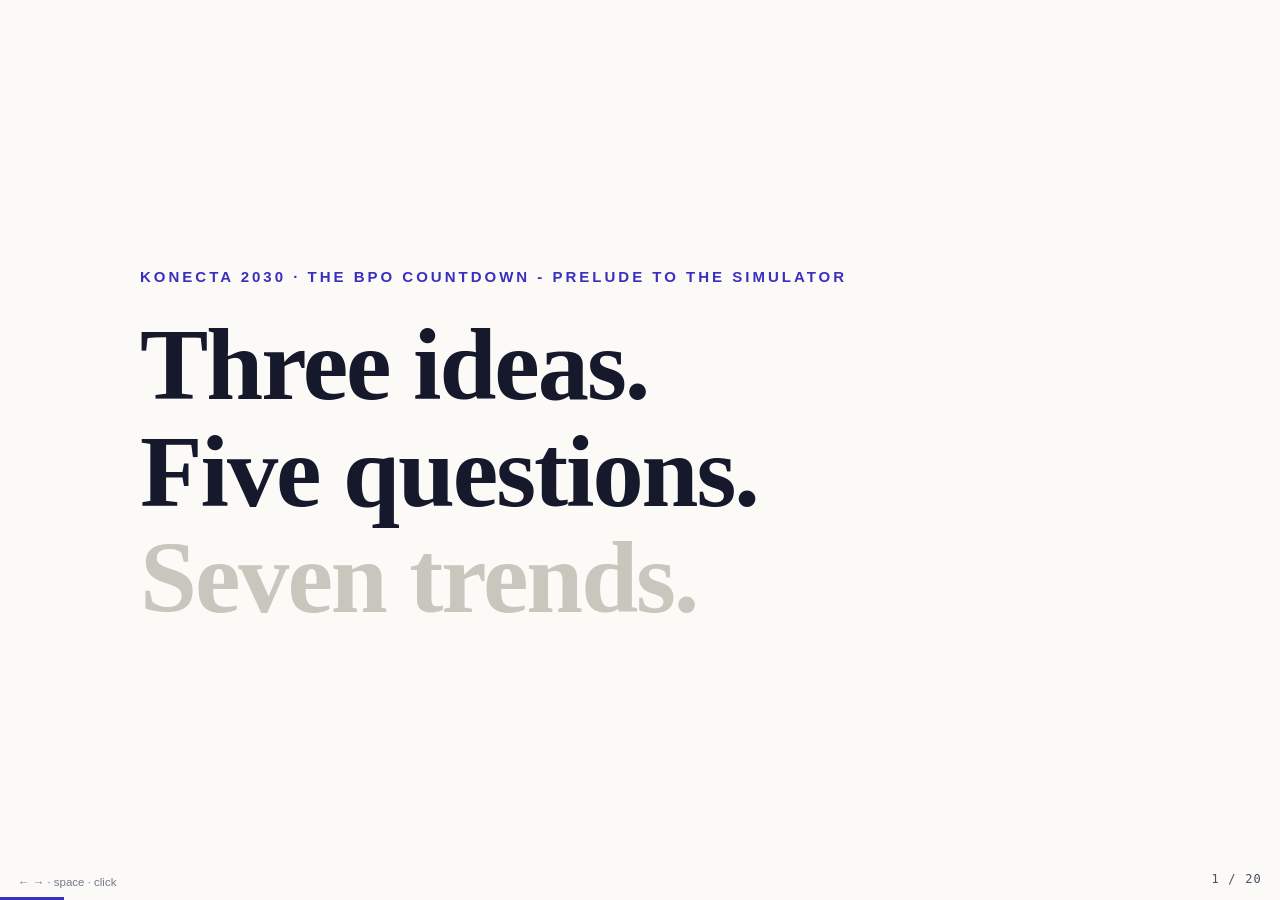
<file: 357.html>
<!DOCTYPE html>
<html lang="en">
<head>
<meta charset="utf-8">
<meta name="viewport" content="width=device-width, initial-scale=1">
<meta name="robots" content="noindex">
<title>3 · 5 · 7 - Konecta 2030</title>
<style>
:root {
  --tinta: #16182b; --tinta-suave: #4a4e69; --papel: #fbfaf7;
  --linea: #e3e1da; --indigo: #3b2fbf; --indigo-suave: #eceafd;
  --coral: #e0472e; --verde: #1d7a4f;
  --serif: Charter, Georgia, 'Times New Roman', serif;
  --sans: -apple-system, BlinkMacSystemFont, 'Segoe UI', Roboto, sans-serif;
  --mono: 'SF Mono', SFMono-Regular, Menlo, Consolas, monospace;
}
* { margin: 0; padding: 0; box-sizing: border-box; }
html, body { height: 100%; }
body {
  font-family: var(--serif); background: var(--papel); color: var(--tinta);
  overflow: hidden; cursor: pointer; user-select: none;
}
.slide {
  position: absolute; inset: 0; display: none;
  align-items: center; justify-content: center; padding: 6vh 8vw;
}
.slide.on { display: flex; animation: entra .35s ease; }
@keyframes entra { from { opacity: 0; transform: translateY(10px); } to { opacity: 1; transform: none; } }
.inner { max-width: 1000px; width: 100%; }

.kicker {
  font-family: var(--sans); font-size: clamp(12px, 1.3vw, 15px); text-transform: uppercase;
  letter-spacing: .2em; color: var(--indigo); margin-bottom: 3vh; font-weight: 700;
}
.gigante { font-size: clamp(44px, 8vw, 110px); line-height: 1.04; letter-spacing: -.02em; }
.statement { font-size: clamp(28px, 4vw, 52px); line-height: 1.28; letter-spacing: -.012em; }
.statement em { font-style: italic; }
.statement strong, .gigante strong { color: var(--indigo); }
.sub {
  font-family: var(--sans); font-size: clamp(15px, 1.8vw, 20px); color: var(--tinta-suave);
  margin-top: 4vh; line-height: 1.55;
}
.sub strong { color: var(--tinta); }
.redflag {
  font-family: var(--sans); font-size: clamp(15px, 1.8vw, 20px); color: var(--coral);
  margin-top: 4vh; line-height: 1.5;
}
.numarca {
  font-family: var(--mono); font-size: clamp(14px, 1.5vw, 17px); color: var(--indigo);
  letter-spacing: .18em; margin-bottom: 2.5vh;
}
.divisor .gigante { color: var(--tinta); }
.divisor .resto { font-family: var(--sans); font-size: clamp(14px, 1.6vw, 18px); color: var(--tinta-suave); margin-top: 3vh; letter-spacing: .04em; }

/* Cover & handoff */
.portada .gigante span { display: block; }
.portada .gigante .dim { color: #c9c7bd; }
.handoff { background: var(--tinta); color: #fff; cursor: default; }
.handoff .statement { color: #fff; font-size: clamp(26px, 3.6vw, 46px); }
.btn {
  display: inline-block; font: 700 clamp(16px, 1.8vw, 20px) var(--sans); color: #fff;
  text-decoration: none; background: var(--indigo); padding: 16px 30px; border-radius: 999px;
  margin-top: 5vh; cursor: pointer;
}
.btn:hover { background: #4f42e0; }

/* HUD */
#hud {
  position: fixed; left: 0; right: 0; bottom: 0; z-index: 10; pointer-events: none;
}
#barra { height: 3px; background: var(--indigo); width: 0%; transition: width .25s ease; }
#pag {
  position: fixed; bottom: 14px; right: 18px; font: 500 12px var(--mono);
  color: var(--tinta-suave); letter-spacing: .1em;
}
.handoff ~ #hud #pag, body.dark #pag { color: #8f93b8; }
#hint {
  position: fixed; bottom: 12px; left: 18px; font: 500 11.5px var(--sans);
  color: var(--tinta-suave); opacity: .75;
}
</style>
</head>
<body>

<!-- 1 · COVER -->
<section class="slide portada on"><div class="inner">
  <div class="kicker">Konecta 2030 · The BPO Countdown - prelude to the simulator</div>
  <h1 class="gigante"><span>Three ideas.</span><span>Five questions.</span><span class="dim">Seven trends.</span></h1>
</div></section>

<!-- 2 · DIVIDER IDEAS -->
<section class="slide divisor"><div class="inner">
  <h1 class="gigante">Three ideas.</h1>
  <div class="resto">The three sentences to take home.</div>
</div></section>

<!-- 3-5 · IDEAS -->
<section class="slide"><div class="inner">
  <div class="numarca">IDEA 1 / 3</div>
  <p class="statement">The unit of this business is changing. For twenty years the industry sold <em>hours of people</em>;
  the market is starting to buy <em>resolved outcomes</em>.</p>
  <p class="sub">What is being redistributed is not technology - it is <strong>pricing power</strong>.
  Whoever prices the new unit defines the new market.</p>
</div></section>

<section class="slide"><div class="inner">
  <div class="numarca">IDEA 2 / 3</div>
  <p class="statement"><strong>Capability is not deployed reality.</strong> The models can already do far more
  than enterprises actually run in production.</p>
  <p class="sub">Everything valuable in the next four years happens inside that gap -
  and that gap is exactly <strong>the width of the window</strong>.</p>
</div></section>

<section class="slide"><div class="inner">
  <div class="numarca">IDEA 3 / 3</div>
  <p class="statement">The scarce asset is not intelligence - it is <strong>the right to operate it</strong>.</p>
  <p class="sub">AI answers are heading toward free; owning the risk, the compliance and the trust is not.
  The business that survives sells <strong>accountability, with AI inside</strong>.</p>
</div></section>

<!-- 6 · DIVIDER QUESTIONS -->
<section class="slide divisor"><div class="inner">
  <h1 class="gigante">Five questions.</h1>
  <div class="resto">Only this committee can answer them. We leave them written - each with where to look.</div>
</div></section>

<!-- 7-11 · QUESTIONS -->
<section class="slide"><div class="inner">
  <div class="numarca">QUESTION 1 / 5 · PRICING</div>
  <p class="statement">In your next six renewals, who sets the price of an automated interaction -
  you, or the client's procurement?</p>
  <p class="sub"><strong>Where to look:</strong> per-resolution clauses and savings-sharing demands in the 2026-27 renewal pipeline.</p>
</div></section>

<section class="slide"><div class="inner">
  <div class="numarca">QUESTION 2 / 5 · CLIENTS</div>
  <p class="statement">Which of your top-10 clients already has an internal conversational-AI team -
  and what will they still need you for in 2028?</p>
  <p class="sub"><strong>Where to look:</strong> client job postings, QBR agendas, volumes quietly moving to self-service.</p>
</div></section>

<section class="slide"><div class="inner">
  <div class="numarca">QUESTION 3 / 5 · PLATFORMS</div>
  <p class="statement">When agents ship inside the licenses your clients already pay for,
  what exactly do they still buy from Konecta?</p>
  <p class="sub"><strong>Where to look:</strong> the share of contracts where Konecta owns orchestration and data - not just the labor.</p>
</div></section>

<section class="slide"><div class="inner">
  <div class="numarca">QUESTION 4 / 5 · PEOPLE</div>
  <p class="statement">Can natural attrition outrun the transition - and what happens to the people who stay,
  handling only the hardest interactions?</p>
  <p class="sub"><strong>Where to look:</strong> monthly attrition vs. the required reduction rate; pay, status and burnout in escalation teams.</p>
</div></section>

<section class="slide"><div class="inner">
  <div class="numarca">QUESTION 5 / 5 · KOLIBRI</div>
  <p class="statement">Is it a tool or a business - and would you sell it to someone who competes
  with your own operations?</p>
  <p class="sub"><strong>Where to look:</strong> the "Sell" pipeline, and whether Kolibri has a price list by Q1 2027.</p>
</div></section>

<!-- 12 · DIVIDER TRENDS -->
<section class="slide divisor"><div class="inner">
  <h1 class="gigante">Seven trends.</h1>
  <div class="resto">Nobody controls them. Each one carries an observable red flag - when you see it, the report tells you what to do.</div>
</div></section>

<!-- 13-19 · TRENDS -->
<section class="slide"><div class="inner">
  <div class="numarca">TREND 1 / 7</div>
  <p class="statement">Outcome pricing goes <strong>mainstream</strong>.</p>
  <p class="sub">$1.25 per resolution is already public.</p>
  <p class="redflag"><strong>Red flag:</strong> a top-10 client RFP admits per-resolution bids only.</p>
</div></section>

<section class="slide"><div class="inner">
  <div class="numarca">TREND 2 / 7</div>
  <p class="statement">Voice is getting <strong>solved</strong>.</p>
  <p class="sub">&lt;300ms latency, natural interruptions, any accent.</p>
  <p class="redflag"><strong>Red flag:</strong> a voice agent runs 1M+ retention calls/month at NPS parity.</p>
</div></section>

<section class="slide"><div class="inner">
  <div class="numarca">TREND 3 / 7</div>
  <p class="statement">Computer use dissolves the <strong>integration moat</strong>.</p>
  <p class="sub">AI clicks through AS400/Citrix like a human - no APIs, no migration project.</p>
  <p class="redflag"><strong>Red flag:</strong> a client deploys agents on legacy systems with no integration project.</p>
</div></section>

<section class="slide"><div class="inner">
  <div class="numarca">TREND 4 / 7</div>
  <p class="statement">Platforms bundle agents as <strong>loss leaders</strong>.</p>
  <p class="sub">40% license discounts already seen.</p>
  <p class="redflag"><strong>Red flag:</strong> automated interactions arrive "free" inside a major CCaaS renewal.</p>
</div></section>

<section class="slide"><div class="inner">
  <div class="numarca">TREND 5 / 7</div>
  <p class="statement">Customers start sending <strong>their own agents</strong>.</p>
  <p class="sub">The contact center goes machine-to-machine.</p>
  <p class="redflag"><strong>Red flag:</strong> &gt;2% of inbound identified as synthetic callers.</p>
</div></section>

<section class="slide"><div class="inner">
  <div class="numarca">TREND 6 / 7</div>
  <p class="statement">Regulation hardens into a <strong>moat</strong>.</p>
  <p class="sub">AI Act, right-to-a-human, ISO 42001 in tenders.</p>
  <p class="redflag"><strong>Red flag:</strong> the first Tier-1 RFP disqualifies non-certified vendors.</p>
</div></section>

<section class="slide"><div class="inner">
  <div class="numarca">TREND 7 / 7</div>
  <p class="statement">The human premium becomes a <strong>product</strong>.</p>
  <p class="sub">Klarna re-hired; paid human tiers are coming.</p>
  <p class="redflag"><strong>Red flag:</strong> a major brand charges extra for guaranteed human service.</p>
</div></section>

<!-- 20 · HANDOFF -->
<section class="slide handoff"><div class="inner">
  <p class="statement">Three ideas to argue with.<br>Five questions only this committee can answer.<br>
  Seven trends nobody controls.<br><br><strong style="color:#fff">They collide in one place.</strong></p>
  <a class="btn" id="btn-sim" href="index.html#simulador">Open the simulator →</a>
</div></section>

<div id="hud"><div id="barra"></div></div>
<div id="pag">1 / 20</div>
<div id="hint">← → · space · click</div>

<script>
(function () {
  const slides = Array.from(document.querySelectorAll('.slide'));
  let i = 0;
  function ir(n) {
    i = Math.max(0, Math.min(slides.length - 1, n));
    slides.forEach((s, k) => s.classList.toggle('on', k === i));
    document.getElementById('barra').style.width = ((i + 1) / slides.length * 100) + '%';
    document.getElementById('pag').textContent = (i + 1) + ' / ' + slides.length;
    document.getElementById('pag').style.color = slides[i].classList.contains('handoff') ? '#8f93b8' : '';
    location.hash = i + 1;
  }
  document.addEventListener('keydown', e => {
    if (['ArrowRight', ' ', 'PageDown', 'Enter'].includes(e.key)) { e.preventDefault(); ir(i + 1); }
    else if (['ArrowLeft', 'PageUp'].includes(e.key)) { e.preventDefault(); ir(i - 1); }
    else if (e.key === 'Home') ir(0);
    else if (e.key === 'End') ir(slides.length - 1);
  });
  document.addEventListener('click', e => {
    if (e.target.closest('a')) return;           // the CTA navigates, never advances
    ir(e.clientX < window.innerWidth * 0.2 ? i - 1 : i + 1);
  });
  // deep link: 357.html#12 opens slide 12
  const h = parseInt(location.hash.slice(1), 10);
  ir(isNaN(h) ? 0 : h - 1);
})();
</script>
</body>
</html>
</file>
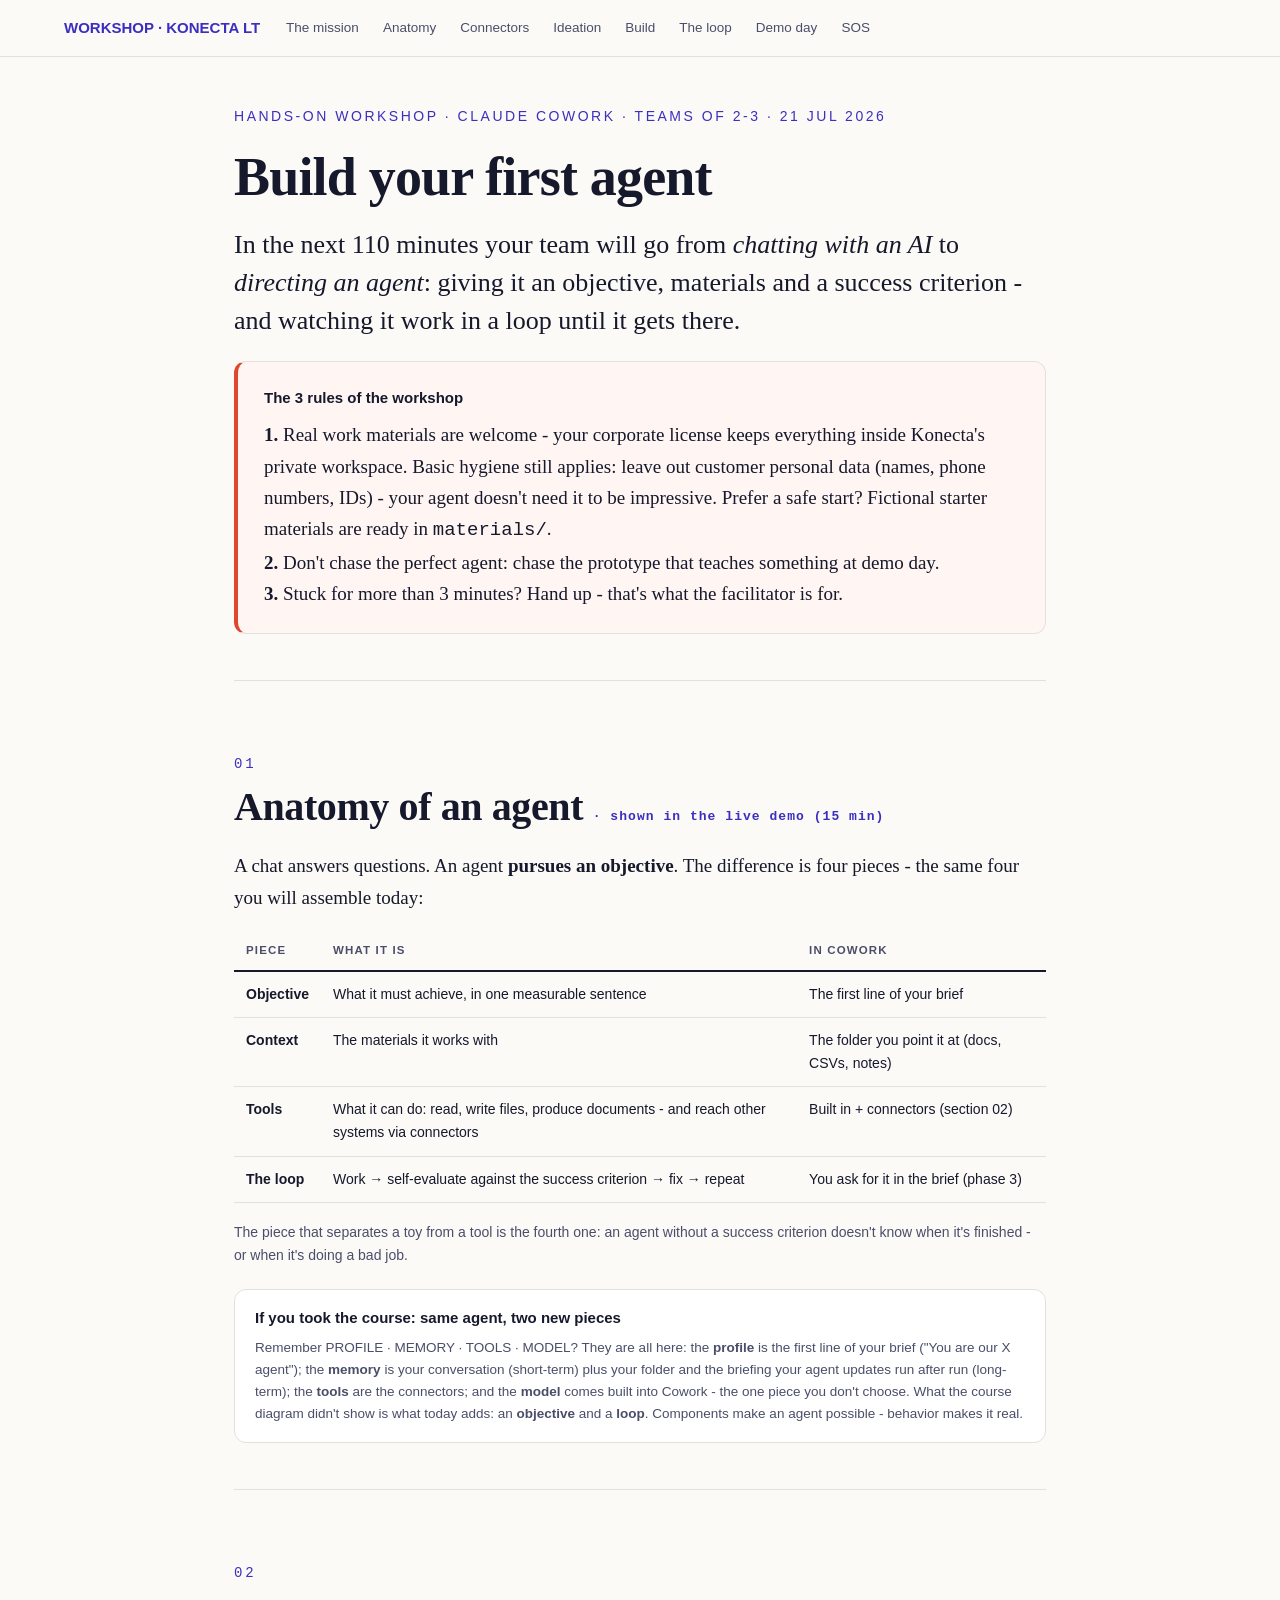
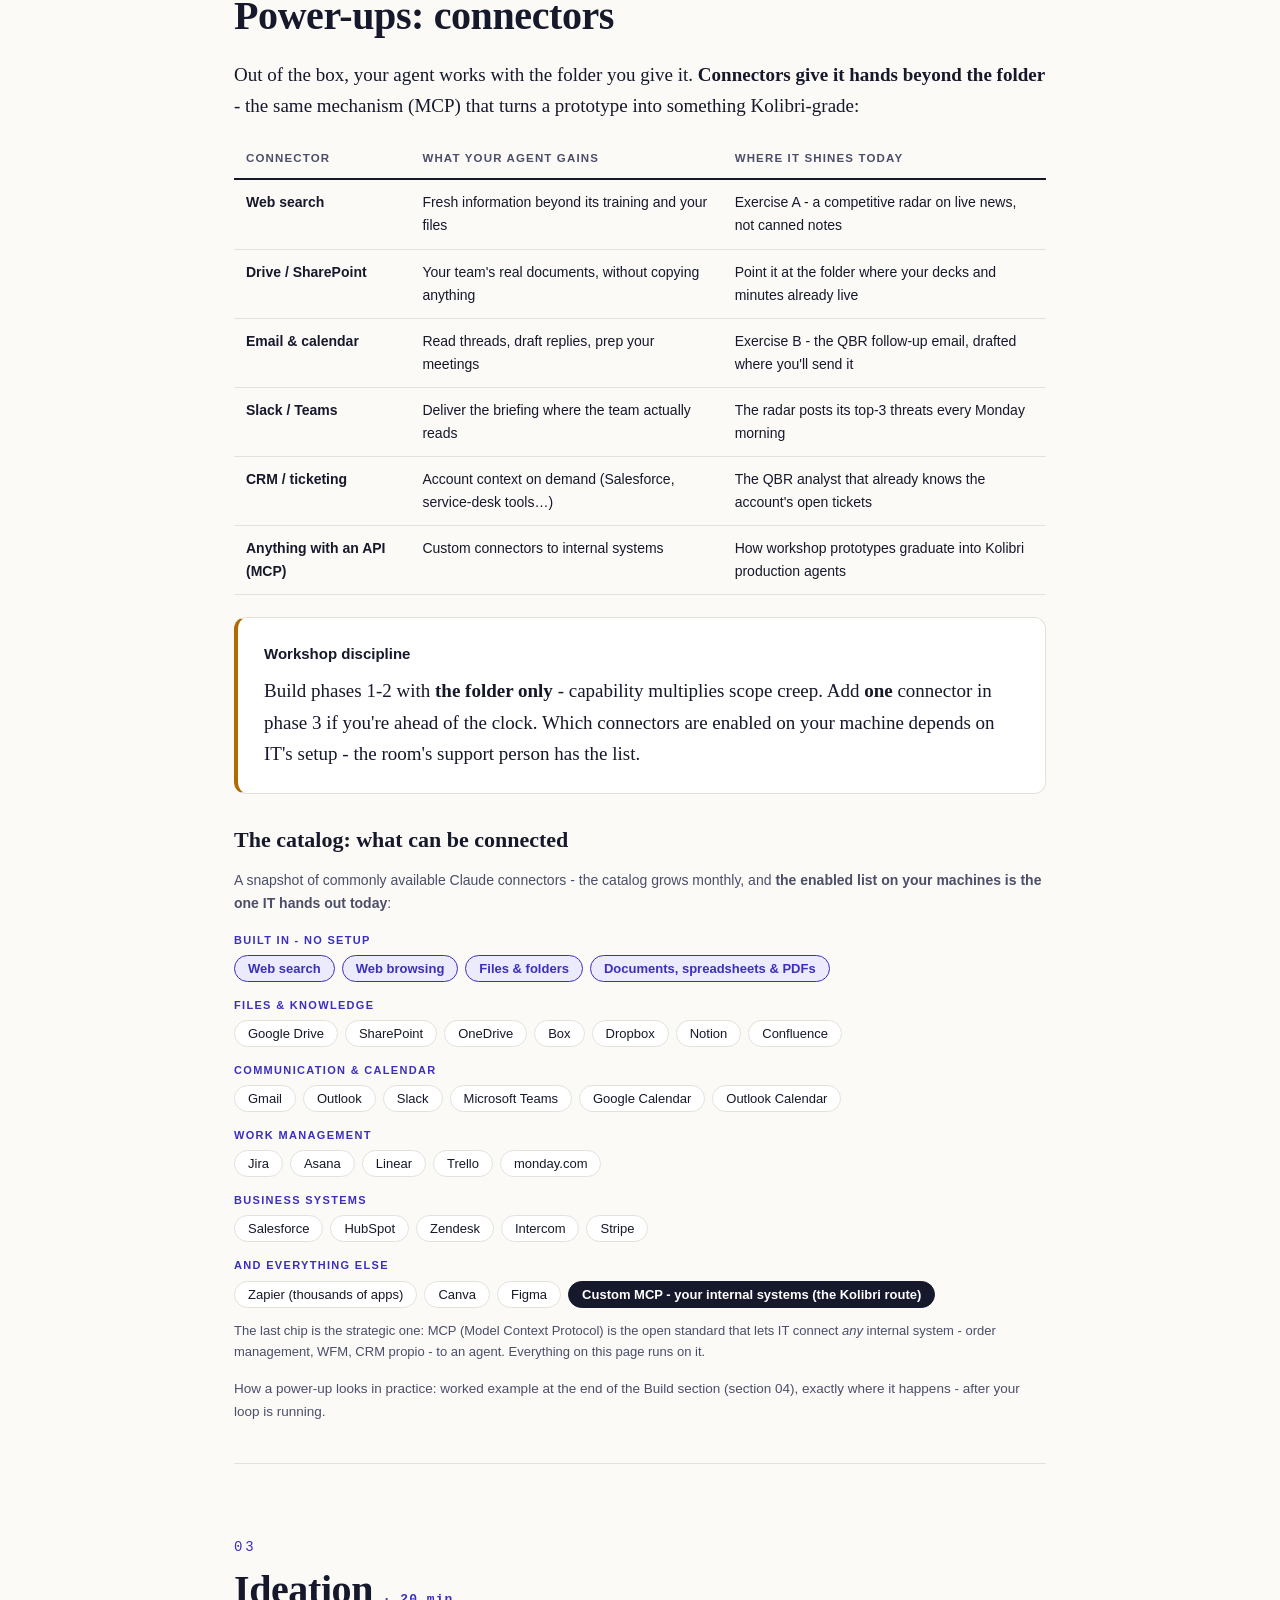
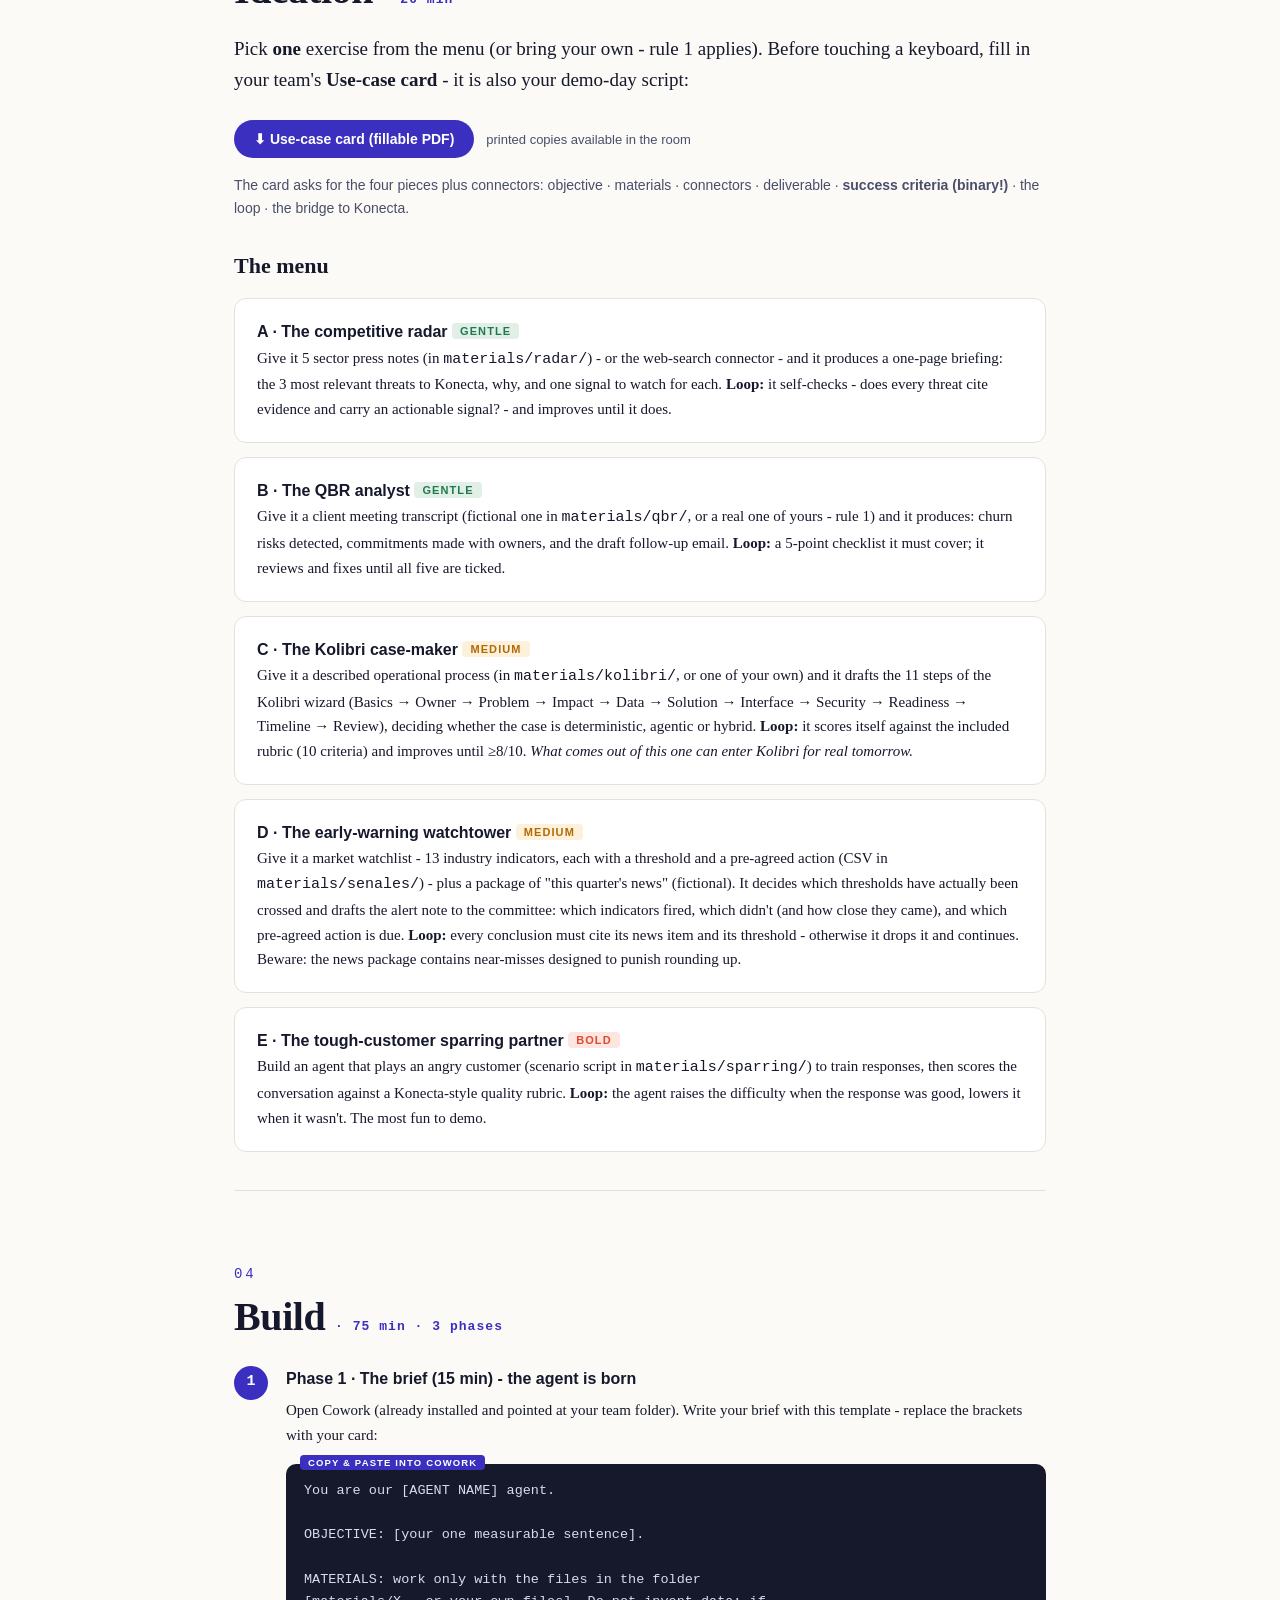
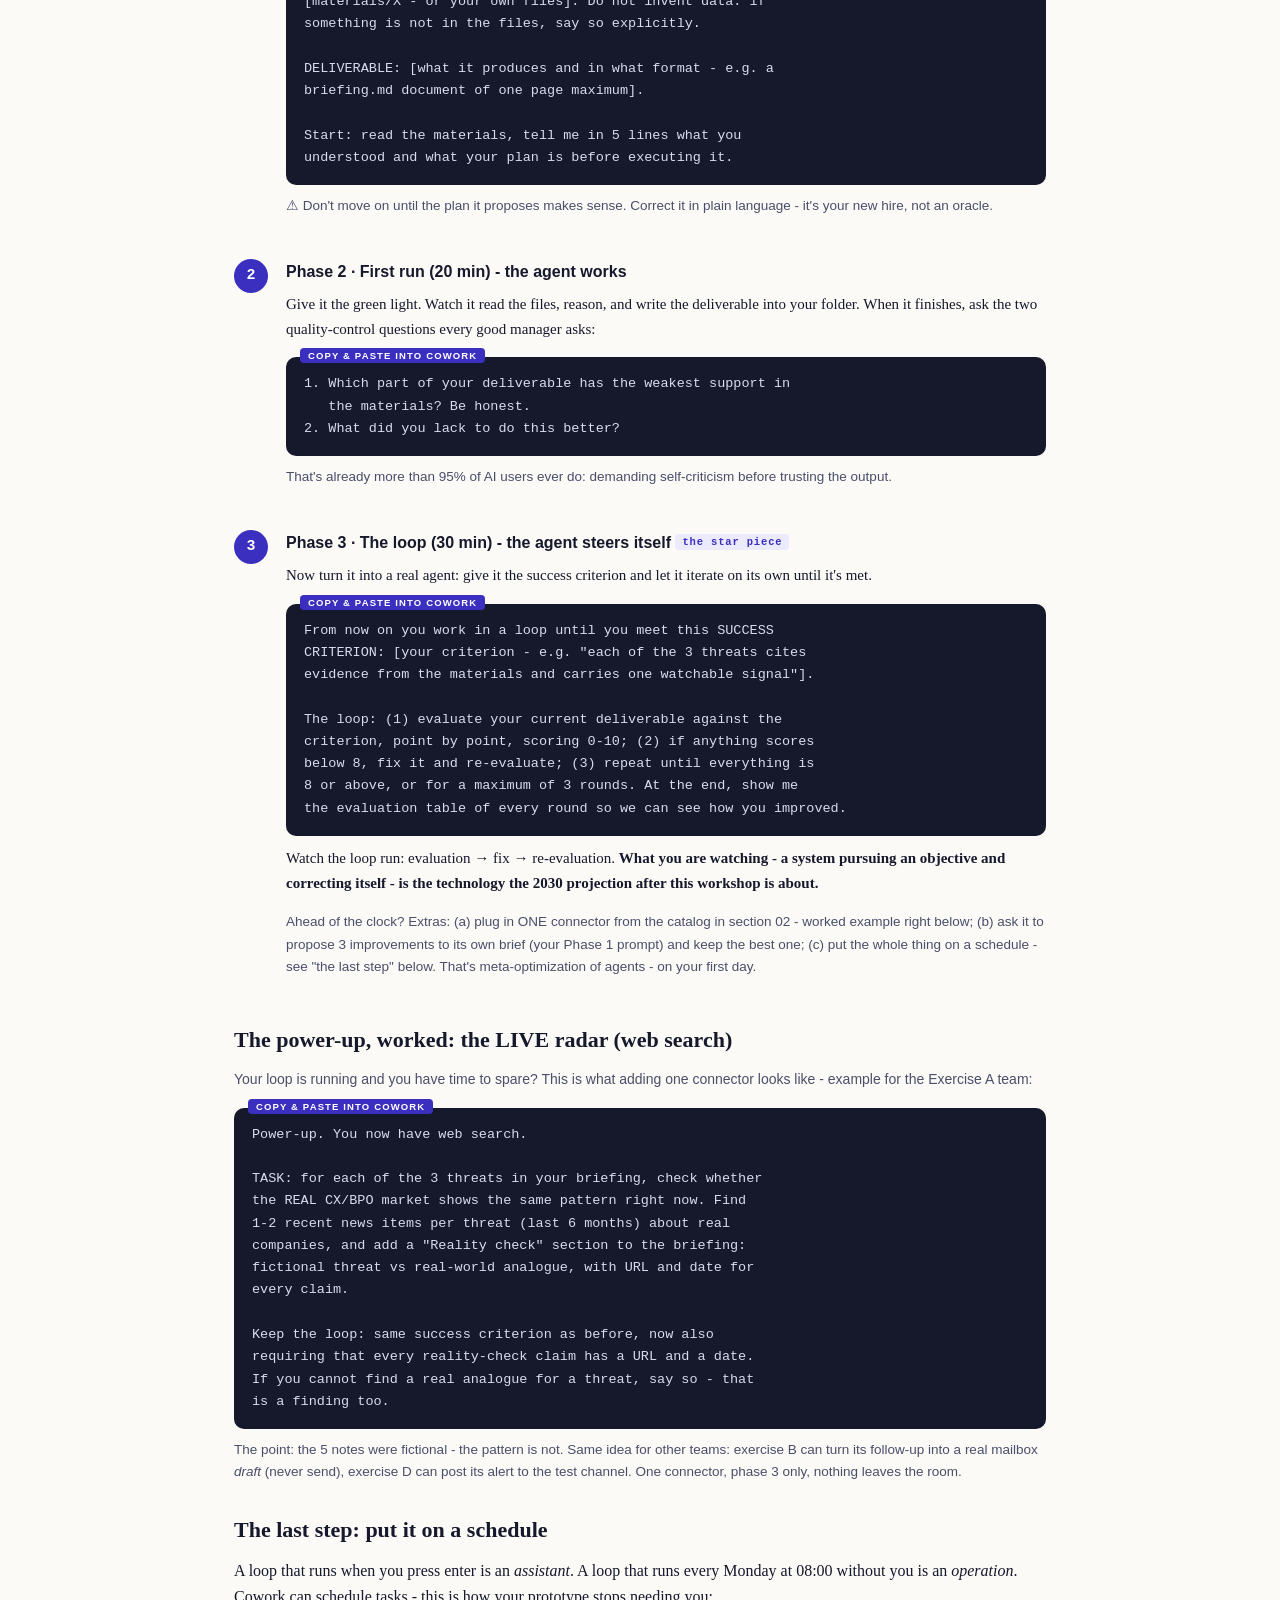
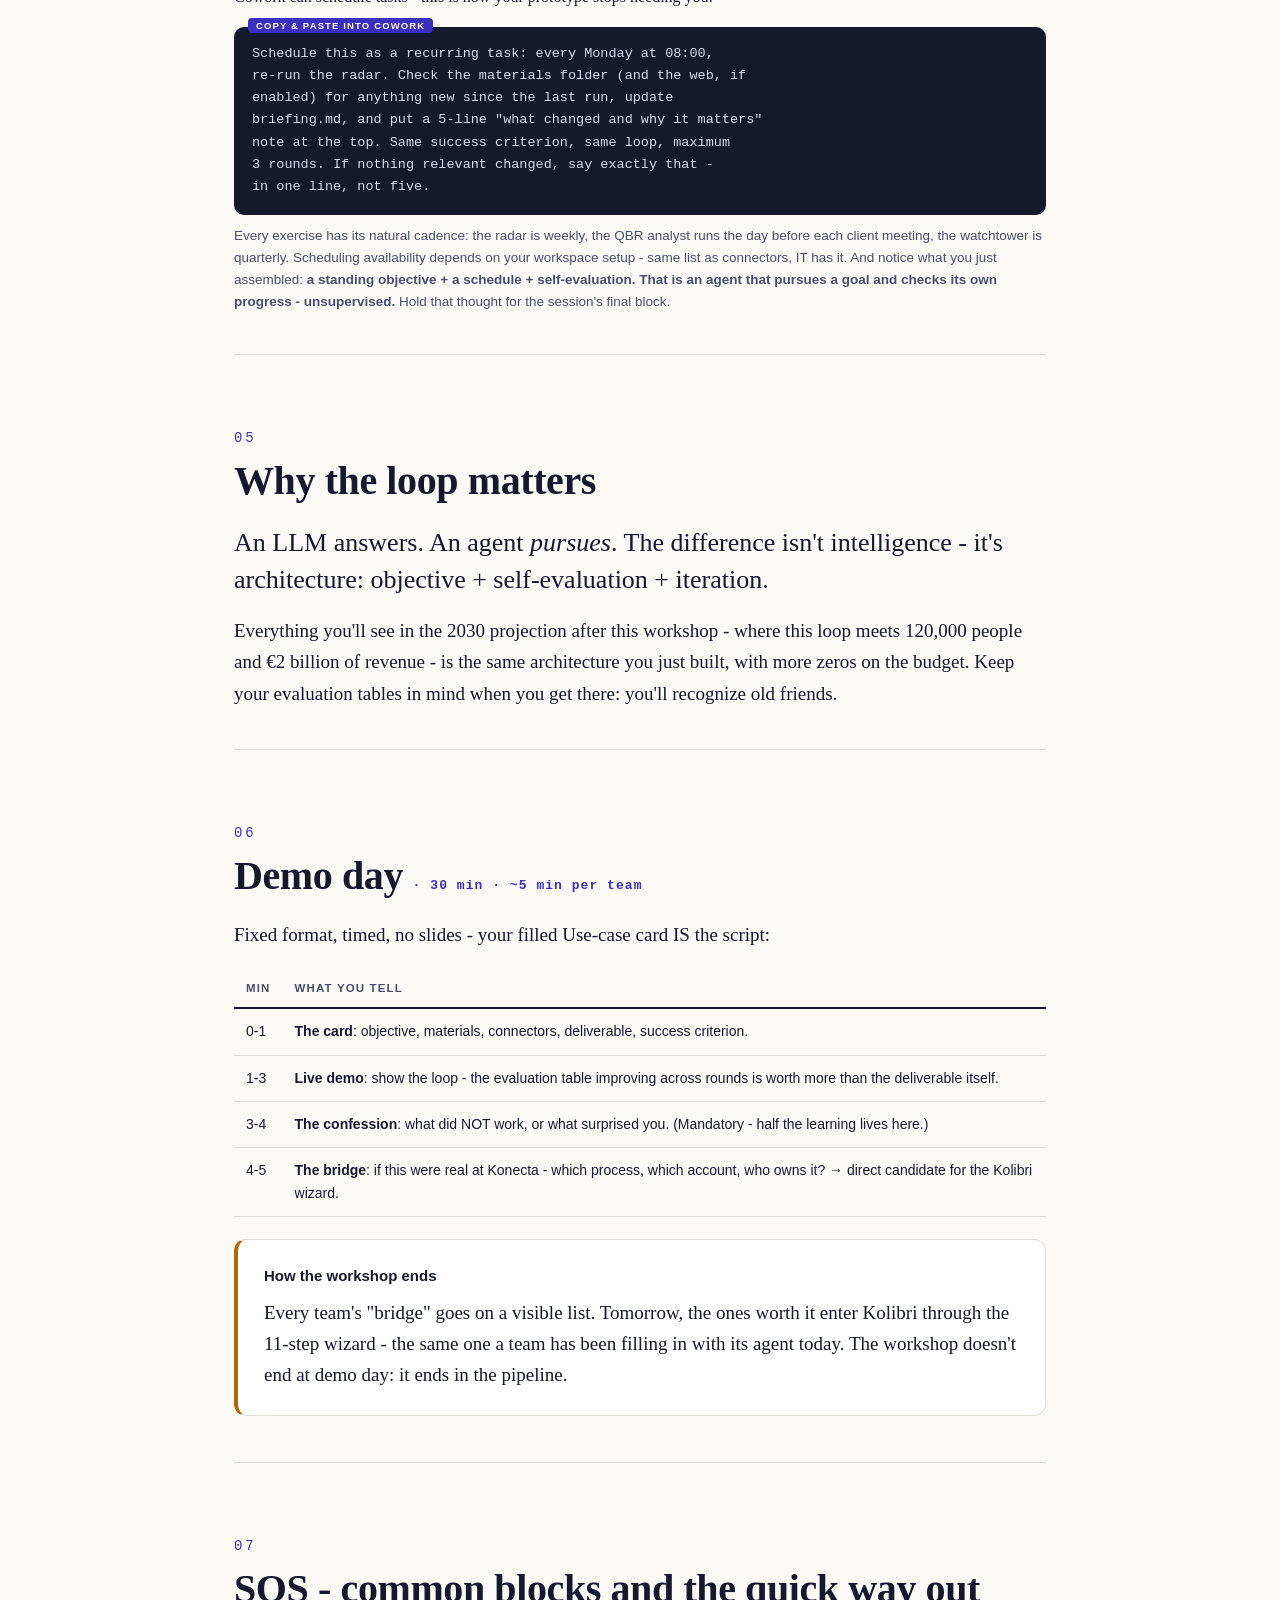
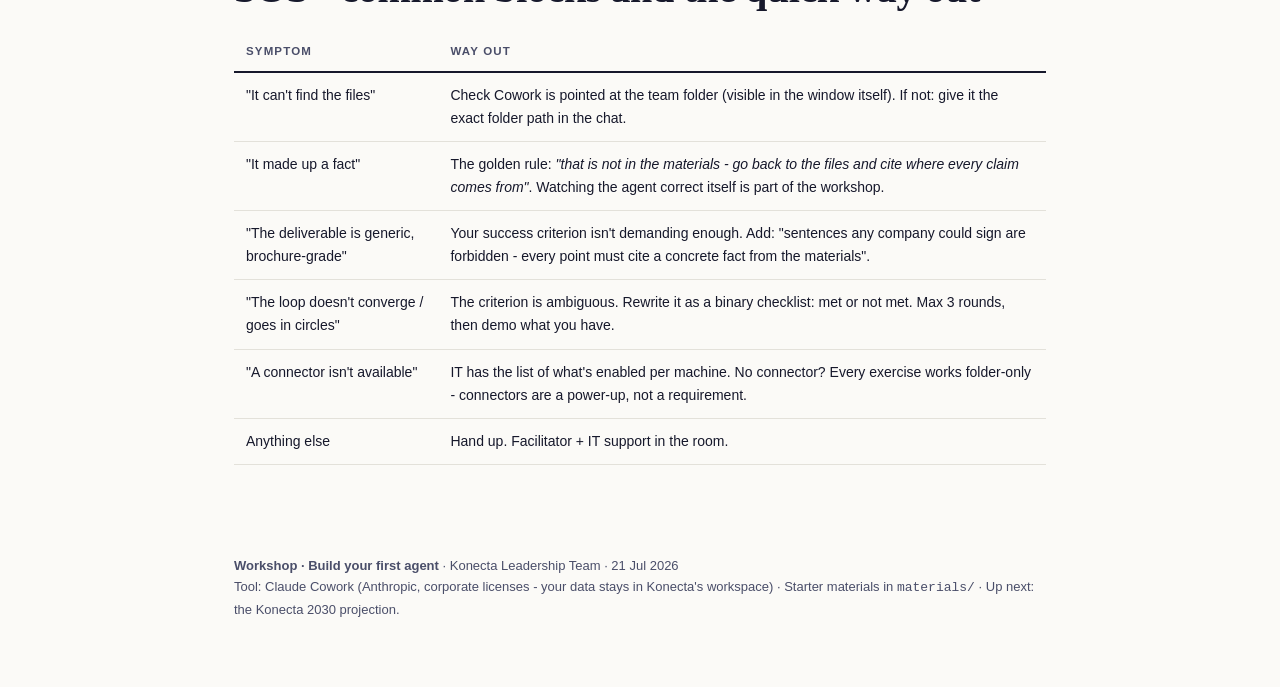
<file: taller.html>
<!DOCTYPE html>
<html lang="en">
<head>
<meta charset="utf-8">
<meta name="viewport" content="width=device-width, initial-scale=1">
<meta name="robots" content="noindex">
<title>Workshop · Build your first agent - Konecta LT</title>
<link rel="stylesheet" href="assets/style.css">
<style>
.paso { display: flex; gap: 18px; margin: 26px 0; }
.paso .pn {
  font-family: var(--mono); background: var(--indigo); color: #fff; border-radius: 50%;
  width: 34px; height: 34px; min-width: 34px; display: flex; align-items: center; justify-content: center;
  font-size: 15px; font-weight: 700;
}
.paso h4 { font-family: var(--sans); font-size: 16px; margin-bottom: 6px; }
.prompt-box {
  background: var(--tinta); color: #d8dbef; border-radius: 10px; padding: 16px 18px;
  font: 13.5px/1.65 var(--mono); margin: 10px 0; white-space: pre-wrap; position: relative;
}
.prompt-box::before {
  content: 'COPY & PASTE INTO COWORK'; position: absolute; top: -9px; left: 14px;
  font: 700 9.5px var(--sans); letter-spacing: .12em; background: var(--indigo);
  color: #fff; padding: 2px 8px; border-radius: 4px;
}
.ej { border: 1px solid var(--linea); border-radius: 12px; padding: 20px 22px; margin: 14px 0; background: var(--papel-alto); }
.ej h4 { font-family: var(--sans); font-size: 16px; }
.ej .dif { font-family: var(--sans); font-size: 11px; letter-spacing: .1em; text-transform: uppercase; padding: 2px 8px; border-radius: 4px; vertical-align: 2px; }
.d1 { background: #e2efe7; color: var(--verde); } .d2 { background: #fdf1dc; color: var(--ambar); } .d3 { background: #fde5e0; color: var(--coral); }
.regla { border-left: 4px solid var(--coral); background: #fff6f4; }
.tiempo { font-family: var(--mono); color: var(--indigo); font-size: 13px; letter-spacing: .08em; }
.btncard {
  display: inline-block; font: 700 14px var(--sans); color: #fff; text-decoration: none;
  background: var(--indigo); padding: 11px 20px; border-radius: 999px; margin-top: 8px;
}
.btncard:hover { background: #4f42e0; }
.cat357 { margin: 14px 0 4px; font-family: var(--sans); }
.cat357 .cname {
  font-size: 11px; letter-spacing: .12em; text-transform: uppercase; color: var(--indigo);
  font-weight: 700; margin-bottom: 6px;
}
.chips { display: flex; flex-wrap: wrap; gap: 7px; }
.chip {
  font: 500 13px var(--sans); background: var(--papel-alto); border: 1px solid var(--linea);
  border-radius: 999px; padding: 5px 13px; color: var(--tinta);
}
.chip.builtin { background: var(--indigo-suave); border-color: var(--indigo); color: var(--indigo); font-weight: 700; }
.chip.mcp { background: var(--tinta); border-color: var(--tinta); color: #fff; font-weight: 700; }
</style>
</head>
<body>

<nav>
  <div class="nav-inner">
    <span class="nav-brand">WORKSHOP · KONECTA LT</span>
    <a href="#mision">The mission</a>
    <a href="#anatomia">Anatomy</a>
    <a href="#conectores">Connectors</a>
    <a href="#ideacion">Ideation</a>
    <a href="#construccion">Build</a>
    <a href="#loop">The loop</a>
    <a href="#demo-day">Demo day</a>
    <a href="#sos">SOS</a>
  </div>
</nav>

<main>
<section id="mision" style="padding-top:48px">
  <div class="kicker">Hands-on workshop · Claude Cowork · teams of 2-3 · 21 Jul 2026</div>
  <h1 style="font-size:clamp(34px,5vw,54px)">Build your first agent</h1>
  <p class="destacado" style="margin-top:20px">In the next 110 minutes your team will go from
  <em>chatting with an AI</em> to <em>directing an agent</em>: giving it an objective, materials and a success
  criterion - and watching it work in a loop until it gets there.</p>
  <div class="caja regla">
    <h4>The 3 rules of the workshop</h4>
    <p style="margin:0"><strong>1.</strong> Real work materials are welcome - your corporate license keeps everything inside Konecta's private workspace.
    Basic hygiene still applies: leave out customer personal data (names, phone numbers, IDs) - your agent doesn't need it to be impressive.
    Prefer a safe start? Fictional starter materials are ready in <code>materials/</code>.<br>
    <strong>2.</strong> Don't chase the perfect agent: chase the prototype that teaches something at demo day.<br>
    <strong>3.</strong> Stuck for more than 3 minutes? Hand up - that's what the facilitator is for.</p>
  </div>
</section>

<section id="anatomia">
  <span class="num">01</span>
  <h2>Anatomy of an agent <span class="tiempo">· shown in the live demo (15 min)</span></h2>
  <p>A chat answers questions. An agent <strong>pursues an objective</strong>. The difference is four pieces -
  the same four you will assemble today:</p>
  <table>
    <thead><tr><th>Piece</th><th>What it is</th><th>In Cowork</th></tr></thead>
    <tbody>
      <tr><td><strong>Objective</strong></td><td>What it must achieve, in one measurable sentence</td><td>The first line of your brief</td></tr>
      <tr><td><strong>Context</strong></td><td>The materials it works with</td><td>The folder you point it at (docs, CSVs, notes)</td></tr>
      <tr><td><strong>Tools</strong></td><td>What it can do: read, write files, produce documents - and reach other systems via connectors</td><td>Built in + connectors (section 02)</td></tr>
      <tr><td><strong>The loop</strong></td><td>Work → self-evaluate against the success criterion → fix → repeat</td><td>You ask for it in the brief (phase 3)</td></tr>
    </tbody>
  </table>
  <p class="suave" style="font-family:var(--sans);font-size:14px">The piece that separates a toy from a tool is the fourth one:
  an agent without a success criterion doesn't know when it's finished - or when it's doing a bad job.</p>
  <div class="caja" style="padding:16px 20px">
    <h4 style="margin-bottom:6px">If you took the course: same agent, two new pieces</h4>
    <p class="suave" style="font-family:var(--sans);font-size:13.5px;margin:0">Remember PROFILE · MEMORY · TOOLS · MODEL?
    They are all here: the <strong>profile</strong> is the first line of your brief ("You are our X agent"); the <strong>memory</strong> is your
    conversation (short-term) plus your folder and the briefing your agent updates run after run (long-term); the <strong>tools</strong> are the
    connectors; and the <strong>model</strong> comes built into Cowork - the one piece you don't choose. What the course diagram didn't show
    is what today adds: an <strong>objective</strong> and a <strong>loop</strong>. Components make an agent possible - behavior makes it real.</p>
  </div>
</section>

<section id="conectores">
  <span class="num">02</span>
  <h2>Power-ups: connectors</h2>
  <p>Out of the box, your agent works with the folder you give it. <strong>Connectors give it hands beyond the folder</strong> -
  the same mechanism (MCP) that turns a prototype into something Kolibri-grade:</p>
  <table>
    <thead><tr><th>Connector</th><th>What your agent gains</th><th>Where it shines today</th></tr></thead>
    <tbody>
      <tr><td><strong>Web search</strong></td><td>Fresh information beyond its training and your files</td><td>Exercise A - a competitive radar on live news, not canned notes</td></tr>
      <tr><td><strong>Drive / SharePoint</strong></td><td>Your team's real documents, without copying anything</td><td>Point it at the folder where your decks and minutes already live</td></tr>
      <tr><td><strong>Email &amp; calendar</strong></td><td>Read threads, draft replies, prep your meetings</td><td>Exercise B - the QBR follow-up email, drafted where you'll send it</td></tr>
      <tr><td><strong>Slack / Teams</strong></td><td>Deliver the briefing where the team actually reads</td><td>The radar posts its top-3 threats every Monday morning</td></tr>
      <tr><td><strong>CRM / ticketing</strong></td><td>Account context on demand (Salesforce, service-desk tools…)</td><td>The QBR analyst that already knows the account's open tickets</td></tr>
      <tr><td><strong>Anything with an API (MCP)</strong></td><td>Custom connectors to internal systems</td><td>How workshop prototypes graduate into Kolibri production agents</td></tr>
    </tbody>
  </table>
  <div class="caja nota"><h4>Workshop discipline</h4>
  <p style="margin:0">Build phases 1-2 with <strong>the folder only</strong> - capability multiplies scope creep.
  Add <strong>one</strong> connector in phase 3 if you're ahead of the clock. Which connectors are enabled on your
  machine depends on IT's setup - the room's support person has the list.</p></div>

  <h3>The catalog: what can be connected</h3>
  <p class="suave" style="font-family:var(--sans);font-size:14px">A snapshot of commonly available Claude connectors - the catalog grows monthly,
  and <strong>the enabled list on your machines is the one IT hands out today</strong>:</p>
  <div class="cat357"><div class="cname">Built in - no setup</div>
    <div class="chips"><span class="chip builtin">Web search</span><span class="chip builtin">Web browsing</span><span class="chip builtin">Files &amp; folders</span><span class="chip builtin">Documents, spreadsheets &amp; PDFs</span></div></div>
  <div class="cat357"><div class="cname">Files &amp; knowledge</div>
    <div class="chips"><span class="chip">Google Drive</span><span class="chip">SharePoint</span><span class="chip">OneDrive</span><span class="chip">Box</span><span class="chip">Dropbox</span><span class="chip">Notion</span><span class="chip">Confluence</span></div></div>
  <div class="cat357"><div class="cname">Communication &amp; calendar</div>
    <div class="chips"><span class="chip">Gmail</span><span class="chip">Outlook</span><span class="chip">Slack</span><span class="chip">Microsoft Teams</span><span class="chip">Google Calendar</span><span class="chip">Outlook Calendar</span></div></div>
  <div class="cat357"><div class="cname">Work management</div>
    <div class="chips"><span class="chip">Jira</span><span class="chip">Asana</span><span class="chip">Linear</span><span class="chip">Trello</span><span class="chip">monday.com</span></div></div>
  <div class="cat357"><div class="cname">Business systems</div>
    <div class="chips"><span class="chip">Salesforce</span><span class="chip">HubSpot</span><span class="chip">Zendesk</span><span class="chip">Intercom</span><span class="chip">Stripe</span></div></div>
  <div class="cat357"><div class="cname">And everything else</div>
    <div class="chips"><span class="chip">Zapier (thousands of apps)</span><span class="chip">Canva</span><span class="chip">Figma</span><span class="chip mcp">Custom MCP - your internal systems (the Kolibri route)</span></div></div>
  <p class="suave" style="font-family:var(--sans);font-size:13px;margin-top:12px">The last chip is the strategic one: MCP (Model Context Protocol) is the open standard
  that lets IT connect <em>any</em> internal system - order management, WFM, CRM propio - to an agent. Everything on this page runs on it.</p>

  <p class="suave" style="font-family:var(--sans);font-size:13.5px">How a power-up looks in practice: worked example at the end of the Build section (section 04),
  exactly where it happens - after your loop is running.</p>
</section>

<section id="ideacion">
  <span class="num">03</span>
  <h2>Ideation <span class="tiempo">· 20 min</span></h2>
  <p>Pick <strong>one</strong> exercise from the menu (or bring your own - rule 1 applies). Before touching a keyboard,
  fill in your team's <strong>Use-case card</strong> - it is also your demo-day script:</p>
  <p><a class="btncard" href="taller/use-case-card.pdf" target="_blank">⬇ Use-case card (fillable PDF)</a>
  <span class="suave" style="font-family:var(--sans);font-size:13px">&nbsp; printed copies available in the room</span></p>
  <p class="suave" style="font-family:var(--sans);font-size:14px">The card asks for the four pieces plus connectors:
  objective · materials · connectors · deliverable · <strong>success criteria (binary!)</strong> · the loop · the bridge to Konecta.</p>

  <h3>The menu</h3>
  <div class="ej"><h4>A · The competitive radar <span class="dif d1">Gentle</span></h4>
    <p style="font-size:15px;margin:0">Give it 5 sector press notes (in <code>materials/radar/</code>) - or the web-search connector - and it produces a one-page briefing:
    the 3 most relevant threats to Konecta, why, and one signal to watch for each. <strong>Loop:</strong> it self-checks - does every threat cite evidence and carry an actionable signal? - and improves until it does.</p></div>
  <div class="ej"><h4>B · The QBR analyst <span class="dif d1">Gentle</span></h4>
    <p style="font-size:15px;margin:0">Give it a client meeting transcript (fictional one in <code>materials/qbr/</code>, or a real one of yours - rule 1) and it produces: churn risks detected,
    commitments made with owners, and the draft follow-up email. <strong>Loop:</strong> a 5-point checklist it must cover; it reviews and fixes until all five are ticked.</p></div>
  <div class="ej"><h4>C · The Kolibri case-maker <span class="dif d2">Medium</span></h4>
    <p style="font-size:15px;margin:0">Give it a described operational process (in <code>materials/kolibri/</code>, or one of your own) and it drafts the 11 steps of the Kolibri wizard
    (Basics → Owner → Problem → Impact → Data → Solution → Interface → Security → Readiness → Timeline → Review), deciding whether the case is deterministic, agentic or hybrid.
    <strong>Loop:</strong> it scores itself against the included rubric (10 criteria) and improves until ≥8/10. <em>What comes out of this one can enter Kolibri for real tomorrow.</em></p></div>
  <div class="ej"><h4>D · The early-warning watchtower <span class="dif d2">Medium</span></h4>
    <p style="font-size:15px;margin:0">Give it a market watchlist - 13 industry indicators, each with a threshold and a pre-agreed action (CSV in <code>materials/senales/</code>) -
    plus a package of "this quarter's news" (fictional). It decides which thresholds have actually been crossed and drafts the alert note to the committee:
    which indicators fired, which didn't (and how close they came), and which pre-agreed action is due. <strong>Loop:</strong> every conclusion must cite its news item and its
    threshold - otherwise it drops it and continues. Beware: the news package contains near-misses designed to punish rounding up.</p></div>
  <div class="ej"><h4>E · The tough-customer sparring partner <span class="dif d3">Bold</span></h4>
    <p style="font-size:15px;margin:0">Build an agent that plays an angry customer (scenario script in <code>materials/sparring/</code>) to train responses,
    then scores the conversation against a Konecta-style quality rubric. <strong>Loop:</strong> the agent raises the difficulty when the response was good, lowers it when it wasn't. The most fun to demo.</p></div>
</section>

<section id="construccion">
  <span class="num">04</span>
  <h2>Build <span class="tiempo">· 75 min · 3 phases</span></h2>

  <div class="paso"><div class="pn">1</div><div>
    <h4>Phase 1 · The brief (15 min) - the agent is born</h4>
    <p style="font-size:15px">Open Cowork (already installed and pointed at your team folder). Write your brief with this template - replace the brackets with your card:</p>
    <div class="prompt-box">You are our [AGENT NAME] agent.

OBJECTIVE: [your one measurable sentence].

MATERIALS: work only with the files in the folder
[materials/X - or your own files]. Do not invent data: if
something is not in the files, say so explicitly.

DELIVERABLE: [what it produces and in what format - e.g. a
briefing.md document of one page maximum].

Start: read the materials, tell me in 5 lines what you
understood and what your plan is before executing it.</div>
    <p class="suave" style="font-family:var(--sans);font-size:13.5px">⚠ Don't move on until the plan it proposes makes sense. Correct it in plain language - it's your new hire, not an oracle.</p>
  </div></div>

  <div class="paso"><div class="pn">2</div><div>
    <h4>Phase 2 · First run (20 min) - the agent works</h4>
    <p style="font-size:15px">Give it the green light. Watch it read the files, reason, and write the deliverable into your folder. When it finishes, ask the two quality-control questions every good manager asks:</p>
    <div class="prompt-box">1. Which part of your deliverable has the weakest support in
   the materials? Be honest.
2. What did you lack to do this better?</div>
    <p class="suave" style="font-family:var(--sans);font-size:13.5px">That's already more than 95% of AI users ever do: demanding self-criticism before trusting the output.</p>
  </div></div>

  <div class="paso"><div class="pn">3</div><div>
    <h4>Phase 3 · The loop (30 min) - the agent steers itself <span class="tag dr" style="vertical-align:3px">the star piece</span></h4>
    <p style="font-size:15px">Now turn it into a real agent: give it the success criterion and let it iterate on its own until it's met.</p>
    <div class="prompt-box">From now on you work in a loop until you meet this SUCCESS
CRITERION: [your criterion - e.g. "each of the 3 threats cites
evidence from the materials and carries one watchable signal"].

The loop: (1) evaluate your current deliverable against the
criterion, point by point, scoring 0-10; (2) if anything scores
below 8, fix it and re-evaluate; (3) repeat until everything is
8 or above, or for a maximum of 3 rounds. At the end, show me
the evaluation table of every round so we can see how you improved.</div>
    <p style="font-size:15px">Watch the loop run: evaluation → fix → re-evaluation. <strong>What you are watching - a system pursuing an objective and correcting itself - is the technology the 2030 projection after this workshop is about.</strong></p>
    <p class="suave" style="font-family:var(--sans);font-size:13.5px">Ahead of the clock? Extras: (a) plug in ONE connector from the catalog in section 02 - worked example right below; (b) ask it to propose 3 improvements to its own brief (your Phase 1 prompt) and keep the best one; (c) put the whole thing on a schedule - see "the last step" below. That's meta-optimization of agents - on your first day.</p>
  </div></div>

  <h3>The power-up, worked: the LIVE radar (web search)</h3>
  <p class="suave" style="font-family:var(--sans);font-size:14px">Your loop is running and you have time to spare? This is what adding one connector looks like - example for the Exercise A team:</p>
  <div class="prompt-box">Power-up. You now have web search.

TASK: for each of the 3 threats in your briefing, check whether
the REAL CX/BPO market shows the same pattern right now. Find
1-2 recent news items per threat (last 6 months) about real
companies, and add a "Reality check" section to the briefing:
fictional threat vs real-world analogue, with URL and date for
every claim.

Keep the loop: same success criterion as before, now also
requiring that every reality-check claim has a URL and a date.
If you cannot find a real analogue for a threat, say so - that
is a finding too.</div>
  <p class="suave" style="font-family:var(--sans);font-size:13.5px">The point: the 5 notes were fictional - the pattern is not.
  Same idea for other teams: exercise B can turn its follow-up into a real mailbox <em>draft</em> (never send), exercise D can post its alert
  to the test channel. One connector, phase 3 only, nothing leaves the room.</p>

  <h3>The last step: put it on a schedule</h3>
  <p style="font-size:16px">A loop that runs when you press enter is an <em>assistant</em>. A loop that runs every Monday
  at 08:00 without you is an <em>operation</em>. Cowork can schedule tasks - this is how your prototype stops needing you:</p>
  <div class="prompt-box">Schedule this as a recurring task: every Monday at 08:00,
re-run the radar. Check the materials folder (and the web, if
enabled) for anything new since the last run, update
briefing.md, and put a 5-line "what changed and why it matters"
note at the top. Same success criterion, same loop, maximum
3 rounds. If nothing relevant changed, say exactly that -
in one line, not five.</div>
  <p class="suave" style="font-family:var(--sans);font-size:13.5px">Every exercise has its natural cadence: the radar is weekly, the QBR analyst runs
  the day before each client meeting, the watchtower is quarterly. Scheduling availability depends on your workspace setup - same list as connectors, IT has it.
  And notice what you just assembled: <strong>a standing objective + a schedule + self-evaluation. That is an agent that pursues a goal and checks its own progress
  - unsupervised.</strong> Hold that thought for the session's final block.</p>
</section>

<section id="loop">
  <span class="num">05</span>
  <h2>Why the loop matters</h2>
  <p class="destacado">An LLM answers. An agent <em>pursues</em>. The difference isn't intelligence - it's architecture:
  objective + self-evaluation + iteration.</p>
  <p>Everything you'll see in the 2030 projection after this workshop - where this loop meets 120,000 people and
  €2 billion of revenue - is the same architecture you just built, with more zeros on the budget. Keep your
  evaluation tables in mind when you get there: you'll recognize old friends.</p>
</section>

<section id="demo-day">
  <span class="num">06</span>
  <h2>Demo day <span class="tiempo">· 30 min · ~5 min per team</span></h2>
  <p>Fixed format, timed, no slides - your filled Use-case card IS the script:</p>
  <table>
    <thead><tr><th>Min</th><th>What you tell</th></tr></thead>
    <tbody>
      <tr><td>0-1</td><td><strong>The card</strong>: objective, materials, connectors, deliverable, success criterion.</td></tr>
      <tr><td>1-3</td><td><strong>Live demo</strong>: show the loop - the evaluation table improving across rounds is worth more than the deliverable itself.</td></tr>
      <tr><td>3-4</td><td><strong>The confession</strong>: what did NOT work, or what surprised you. (Mandatory - half the learning lives here.)</td></tr>
      <tr><td>4-5</td><td><strong>The bridge</strong>: if this were real at Konecta - which process, which account, who owns it? → direct candidate for the Kolibri wizard.</td></tr>
    </tbody>
  </table>
  <div class="caja nota"><h4>How the workshop ends</h4>
  <p style="margin:0">Every team's "bridge" goes on a visible list. Tomorrow, the ones worth it enter Kolibri through the 11-step wizard -
  the same one a team has been filling in with its agent today. The workshop doesn't end at demo day: it ends in the pipeline.</p></div>
</section>

<section id="sos" style="border-bottom:none">
  <span class="num">07</span>
  <h2>SOS - common blocks and the quick way out</h2>
  <table>
    <thead><tr><th>Symptom</th><th>Way out</th></tr></thead>
    <tbody>
      <tr><td>"It can't find the files"</td><td>Check Cowork is pointed at the team folder (visible in the window itself). If not: give it the exact folder path in the chat.</td></tr>
      <tr><td>"It made up a fact"</td><td>The golden rule: <em>"that is not in the materials - go back to the files and cite where every claim comes from"</em>. Watching the agent correct itself is part of the workshop.</td></tr>
      <tr><td>"The deliverable is generic, brochure-grade"</td><td>Your success criterion isn't demanding enough. Add: "sentences any company could sign are forbidden - every point must cite a concrete fact from the materials".</td></tr>
      <tr><td>"The loop doesn't converge / goes in circles"</td><td>The criterion is ambiguous. Rewrite it as a binary checklist: met or not met. Max 3 rounds, then demo what you have.</td></tr>
      <tr><td>"A connector isn't available"</td><td>IT has the list of what's enabled per machine. No connector? Every exercise works folder-only - connectors are a power-up, not a requirement.</td></tr>
      <tr><td>Anything else</td><td>Hand up. Facilitator + IT support in the room.</td></tr>
    </tbody>
  </table>
</section>
</main>

<footer>
  <strong>Workshop · Build your first agent</strong> · Konecta Leadership Team · 21 Jul 2026<br>
  Tool: Claude Cowork (Anthropic, corporate licenses - your data stays in Konecta's workspace) · Starter materials in <code>materials/</code> · Up next: the Konecta 2030 projection.
</footer>
</body>
</html>
</file>
<file: assets/style.css>
/* ============================================================
   Konecta 2030 - estilo editorial, proyector-friendly
   ============================================================ */
:root {
  --tinta: #16182b;
  --tinta-suave: #4a4e69;
  --papel: #fbfaf7;
  --papel-alto: #ffffff;
  --linea: #e3e1da;
  --indigo: #3b2fbf;      /* acento Kolibri */
  --indigo-suave: #eceafd;
  --coral: #e0472e;       /* alertas / S1 */
  --verde: #1d7a4f;       /* S3 / positivo */
  --ambar: #b26a00;
  --serif: Charter, Georgia, 'Times New Roman', serif;
  --sans: -apple-system, BlinkMacSystemFont, 'Segoe UI', Roboto, sans-serif;
  --mono: 'SF Mono', SFMono-Regular, Menlo, Consolas, monospace;
}
* { margin: 0; padding: 0; box-sizing: border-box; }
html { scroll-behavior: smooth; scroll-padding-top: 72px; }
body {
  font-family: var(--serif);
  background: var(--papel);
  color: var(--tinta);
  font-size: 19px;
  line-height: 1.65;
}

/* ---------- Navegación ---------- */
nav {
  position: sticky; top: 0; z-index: 50;
  background: rgba(251, 250, 247, .95); backdrop-filter: blur(8px);
  border-bottom: 1px solid var(--linea);
  font-family: var(--sans);
}
.nav-inner {
  max-width: 1200px; margin: 0 auto; padding: 0 24px;
  display: flex; align-items: center; gap: 4px;
  overflow-x: auto; scrollbar-width: none; height: 56px;
}
.nav-inner::-webkit-scrollbar { display: none; }
.nav-brand { font-weight: 700; font-size: 15px; margin-right: 12px; white-space: nowrap; color: var(--indigo); }
nav a {
  color: var(--tinta-suave); text-decoration: none; font-size: 13.5px;
  padding: 6px 10px; border-radius: 6px; white-space: nowrap;
}
nav a:hover { background: var(--indigo-suave); color: var(--indigo); }
nav a.activo { background: var(--indigo); color: #fff; }

/* ---------- Layout ---------- */
main { max-width: 860px; margin: 0 auto; padding: 0 24px; }
section { padding: 72px 0 24px; border-bottom: 1px solid var(--linea); }
.num {
  font-family: var(--mono); font-size: 14px; color: var(--indigo);
  letter-spacing: .2em; display: block; margin-bottom: 8px;
}
h1 { font-size: clamp(38px, 6vw, 64px); line-height: 1.08; letter-spacing: -.015em; }
h2 { font-size: clamp(28px, 4vw, 40px); line-height: 1.15; margin-bottom: 20px; letter-spacing: -.01em; }
h3 { font-size: 22px; margin: 28px 0 10px; }
p { margin-bottom: 16px; }
.destacado { font-size: clamp(21px, 2.6vw, 26px); line-height: 1.45; color: var(--tinta); }
.suave { color: var(--tinta-suave); }
.ancho { max-width: 1200px; margin: 0 auto; padding-left: 24px; padding-right: 24px; }

/* ---------- Portada ---------- */
#portada {
  min-height: 92vh; display: flex; flex-direction: column; justify-content: center;
  border-bottom: 1px solid var(--linea); padding: 48px 0;
}
.kicker { font-family: var(--sans); font-size: 14px; text-transform: uppercase; letter-spacing: .18em; color: var(--indigo); margin-bottom: 20px; }
.portada-tesis { margin-top: 28px; max-width: 720px; }
.cifras { display: flex; gap: 40px; margin-top: 48px; flex-wrap: wrap; font-family: var(--sans); }
.cifra .n { font-size: 36px; font-weight: 700; letter-spacing: -.02em; }
.cifra .l { font-size: 13px; color: var(--tinta-suave); max-width: 160px; }

/* ---------- Etiquetas epistémicas ---------- */
.tag {
  font-family: var(--mono); font-size: 10.5px; letter-spacing: .08em;
  padding: 2px 7px; border-radius: 4px; vertical-align: 2px; white-space: nowrap;
}
.tag.dato { background: #e2efe7; color: var(--verde); }
.tag.infer { background: #fdf1dc; color: var(--ambar); }
.tag.hipo { background: #fde5e0; color: var(--coral); }
.tag.dr { background: var(--indigo-suave); color: var(--indigo); }
/* long provenance annotations (forecast criteria, timeline notes) must wrap, never overflow */
.crit .tag, .pron-body .tag, .fase .tag {
  white-space: normal; display: inline-block; line-height: 1.6;
  text-align: left; margin-top: 4px; padding: 3px 8px;
}

/* ---------- Tarjetas y cajas ---------- */
.caja {
  background: var(--papel-alto); border: 1px solid var(--linea);
  border-radius: 12px; padding: 24px 26px; margin: 22px 0;
}
.caja.nota { border-left: 4px solid var(--ambar); }
.caja h4 { font-family: var(--sans); font-size: 15px; margin-bottom: 8px; }

/* Pronósticos */
.pronostico { display: flex; gap: 18px; align-items: baseline; padding: 18px 0; border-bottom: 1px dashed var(--linea); }
.pronostico:last-child { border-bottom: none; }
.pron-prob {
  font-family: var(--sans); font-weight: 700; font-size: 24px; color: var(--indigo);
  min-width: 96px; text-align: right;
}
.pron-body { flex: 1; }
.pron-body .crit { font-family: var(--sans); font-size: 13.5px; color: var(--tinta-suave); margin-top: 4px; }

/* ---------- Cronología ---------- */
.crono { display: grid; grid-template-columns: minmax(0, 1fr) 300px; gap: 40px; max-width: 1200px; margin: 0 auto; padding: 0 24px; }
.fase { padding: 36px 0; border-bottom: 1px dashed var(--linea); }
.fase-fecha { font-family: var(--mono); color: var(--indigo); font-size: 15px; letter-spacing: .1em; margin-bottom: 6px; }
.fase h3 { margin-top: 0; }
.dash {
  position: sticky; top: 88px; align-self: start;
  background: var(--tinta); color: #d8d9e8; border-radius: 14px; padding: 22px;
  font-family: var(--sans); font-size: 13px;
}
.dash h4 { font-size: 12px; text-transform: uppercase; letter-spacing: .14em; color: #8f93b8; margin-bottom: 14px; }
.dash-metric { margin-bottom: 14px; }
.dash-metric .dm-n { font-size: 26px; font-weight: 700; color: #fff; font-variant-numeric: tabular-nums; }
.dash-metric .dm-l { font-size: 11.5px; color: #8f93b8; }
.dash-bar { height: 5px; background: #34375a; border-radius: 3px; margin-top: 5px; overflow: hidden; }
.dash-bar i { display: block; height: 100%; background: linear-gradient(90deg, var(--indigo), #7f6cf0); border-radius: 3px; transition: width .8s cubic-bezier(.2,.8,.2,1); }
.bifurcacion {
  border-left: 4px solid var(--coral); background: #fff6f4;
  padding-left: 26px; padding-right: 26px; border-radius: 0 12px 12px 0;
}

/* ---------- Simulador ---------- */
#simulador { max-width: 1200px; margin: 0 auto; padding-left: 24px; padding-right: 24px; }
.sim-grid { display: grid; grid-template-columns: 420px minmax(0, 1fr); gap: 32px; margin-top: 28px; }
.sim-panel { background: var(--papel-alto); border: 1px solid var(--linea); border-radius: 14px; padding: 26px; font-family: var(--sans); }
.sim-panel h4 { font-size: 13px; text-transform: uppercase; letter-spacing: .14em; color: var(--tinta-suave); margin-bottom: 18px; }
.palanca { margin-bottom: 20px; }
.palanca label { display: flex; justify-content: space-between; font-size: 13.5px; font-weight: 600; margin-bottom: 6px; gap: 12px; }
.palanca label output { color: var(--indigo); font-variant-numeric: tabular-nums; white-space: nowrap; }
.palanca .hint { font-size: 11.5px; color: var(--tinta-suave); margin-top: 4px; line-height: 1.45; }
input[type=range] { width: 100%; accent-color: var(--indigo); height: 22px; }
.baseline-grid { display: grid; grid-template-columns: 1fr 1fr; gap: 12px; margin-bottom: 8px; }
.baseline-grid label { font-size: 11.5px; color: var(--tinta-suave); display: block; }
.baseline-grid input {
  width: 100%; font: 600 15px var(--sans); padding: 7px 9px; margin-top: 3px;
  border: 1px solid var(--linea); border-radius: 7px; background: var(--papel); color: var(--tinta);
}
.presets { display: flex; gap: 8px; flex-wrap: wrap; margin-bottom: 22px; }
.presets button {
  font: 600 12.5px var(--sans); padding: 8px 13px; border-radius: 999px;
  border: 1.5px solid var(--linea); background: var(--papel-alto); cursor: pointer; color: var(--tinta);
}
.presets button:hover { border-color: var(--indigo); color: var(--indigo); }
.presets button.on { background: var(--indigo); border-color: var(--indigo); color: #fff; }
.kpis { display: grid; grid-template-columns: repeat(auto-fit, minmax(150px, 1fr)); gap: 14px; }
.kpi { background: var(--papel-alto); border: 1px solid var(--linea); border-radius: 12px; padding: 16px 18px; }
.kpi .k-n { font: 700 30px var(--sans); letter-spacing: -.02em; font-variant-numeric: tabular-nums; transition: color .3s; }
.kpi .k-l { font: 500 12px var(--sans); color: var(--tinta-suave); margin-top: 2px; }
.kpi .k-d { font: 600 12.5px var(--sans); margin-top: 4px; }
.kpi.alerta .k-n { color: var(--coral); }
.kpi.ok .k-n { color: var(--verde); }
.sim-viz { margin-top: 14px; }
.sim-viz svg { width: 100%; height: auto; display: block; }
.ventana {
  margin-top: 14px; border-radius: 12px; padding: 18px 20px; font-family: var(--sans);
  background: var(--tinta); color: #fff;
}
.ventana .v-n { font-size: 30px; font-weight: 700; color: #ffb4a4; font-variant-numeric: tabular-nums; }
.ventana .v-l { font-size: 12.5px; color: #b9bcd6; }
.katalyst { margin-top: 14px; font-family: var(--sans); font-size: 13.5px; padding: 12px 16px; border-radius: 10px; border: 1px dashed var(--linea); background: var(--papel-alto); }
details.formulas { margin-top: 18px; font-family: var(--sans); font-size: 13.5px; }
details.formulas summary { cursor: pointer; font-weight: 600; color: var(--indigo); }
details.formulas pre {
  background: var(--tinta); color: #cdd1ee; padding: 16px; border-radius: 10px;
  font: 12px/1.6 var(--mono); overflow-x: auto; margin-top: 10px; white-space: pre-wrap;
}

/* ---------- Escenarios ---------- */
/* breaks out of the 860px editorial column so all four scenarios sit on one row */
.esc-grid {
  display: grid; grid-template-columns: repeat(4, 1fr); gap: 18px; margin-top: 24px;
  width: min(1200px, calc(100vw - 48px));
  margin-left: 50%; transform: translateX(-50%);
}
@media (max-width: 1020px) {
  .esc-grid { grid-template-columns: repeat(2, 1fr); width: auto; margin-left: 0; transform: none; }
}
@media (max-width: 560px) {
  .esc-grid { grid-template-columns: 1fr; }
}
/* footnote under the scenario grid: aligned to the breakout width, clearly marked as a note */
.nota-votos {
  width: min(1200px, calc(100vw - 48px));
  margin: 18px 0 0 50%; transform: translateX(-50%);
  padding-top: 12px; border-top: 1px solid var(--linea);
  font-family: var(--sans); font-size: 13px; color: var(--tinta-suave); line-height: 1.6;
}
.nota-votos::before {
  content: 'METHOD NOTE · WEIGHT VOTES'; display: block;
  font: 700 10px var(--sans); letter-spacing: .14em; color: var(--indigo); margin-bottom: 6px;
}
@media (max-width: 1020px) {
  .nota-votos { width: auto; margin-left: 0; transform: none; }
}
.esc { border-radius: 14px; border: 1px solid var(--linea); background: var(--papel-alto); padding: 22px; font-family: var(--sans); }
.esc .peso { font-size: 34px; font-weight: 800; letter-spacing: -.02em; }
.esc h3 { margin: 2px 0 10px; font-family: var(--serif); }
.esc p { font-size: 14px; color: var(--tinta-suave); }
.esc.s1 { border-top: 5px solid var(--coral); } .esc.s1 .peso { color: var(--coral); }
.esc.s2 { border-top: 5px solid var(--indigo); } .esc.s2 .peso { color: var(--indigo); }
.esc.s3 { border-top: 5px solid var(--verde); } .esc.s3 .peso { color: var(--verde); }
.esc.s4 { border-top: 5px solid var(--ambar); } .esc.s4 .peso { color: var(--ambar); }

/* ---------- 3 ideas · 5 questions · 7 trends ---------- */
.big357 { font-size: clamp(30px, 4.5vw, 44px); letter-spacing: -.015em; margin: 56px 0 10px; }
.big357:first-of-type { margin-top: 24px; }
.fila357 { display: flex; gap: 20px; padding: 20px 0; border-bottom: 1px dashed var(--linea); }
.fila357:last-of-type { border-bottom: none; }
.n357 { font-family: var(--mono); color: var(--indigo); font-size: 15px; min-width: 26px; padding-top: 7px; }
.fila357 .cuerpo { flex: 1; }
.idea357 { font-size: clamp(20px, 2.4vw, 24px); line-height: 1.45; }
.kick357 { font-family: var(--sans); font-size: 11.5px; letter-spacing: .14em; text-transform: uppercase; color: var(--indigo); margin-bottom: 4px; font-weight: 700; }
.q357 { font-size: 21px; line-height: 1.42; }
.mirar357 { font-family: var(--sans); font-size: 13.5px; color: var(--tinta-suave); margin-top: 8px; }
.mirar357 strong { color: var(--tinta); }
.t357 { font-size: 20px; line-height: 1.4; }
.redflag357 { font-family: var(--sans); font-size: 13.5px; color: var(--coral); margin-top: 6px; }
.handoff357 { background: var(--tinta); color: #fff; border-radius: 14px; padding: 30px 32px; margin-top: 56px; }
.handoff357 p { font-size: clamp(19px, 2.2vw, 23px); line-height: 1.5; margin: 0 0 18px; }
.handoff357 a.btn357 {
  display: inline-block; font: 700 15px var(--sans); color: #fff; text-decoration: none;
  background: var(--indigo); padding: 12px 22px; border-radius: 999px;
}
.handoff357 a.btn357:hover { background: #4f42e0; }

/* ---------- Tablas ---------- */
table { width: 100%; border-collapse: collapse; font-family: var(--sans); font-size: 14px; margin: 18px 0; }
th { text-align: left; font-size: 11.5px; text-transform: uppercase; letter-spacing: .1em; color: var(--tinta-suave); padding: 10px 12px; border-bottom: 2px solid var(--tinta); }
td { padding: 11px 12px; border-bottom: 1px solid var(--linea); vertical-align: top; }

/* ---------- Vídeo ---------- */
.video-slot {
  aspect-ratio: 16/9; border-radius: 14px; border: 2px dashed var(--linea);
  display: flex; align-items: center; justify-content: center; color: var(--tinta-suave);
  font-family: var(--sans); font-size: 14px; margin: 28px 0; background: var(--papel-alto);
}

/* ---------- Footer ---------- */
footer { max-width: 860px; margin: 0 auto; padding: 48px 24px 80px; font-family: var(--sans); font-size: 13px; color: var(--tinta-suave); }

@media (max-width: 980px) {
  .crono { grid-template-columns: 1fr; }
  .dash { position: static; }
  .sim-grid { grid-template-columns: 1fr; }
}
@media print { nav, .video-slot { display: none; } }
</file>
